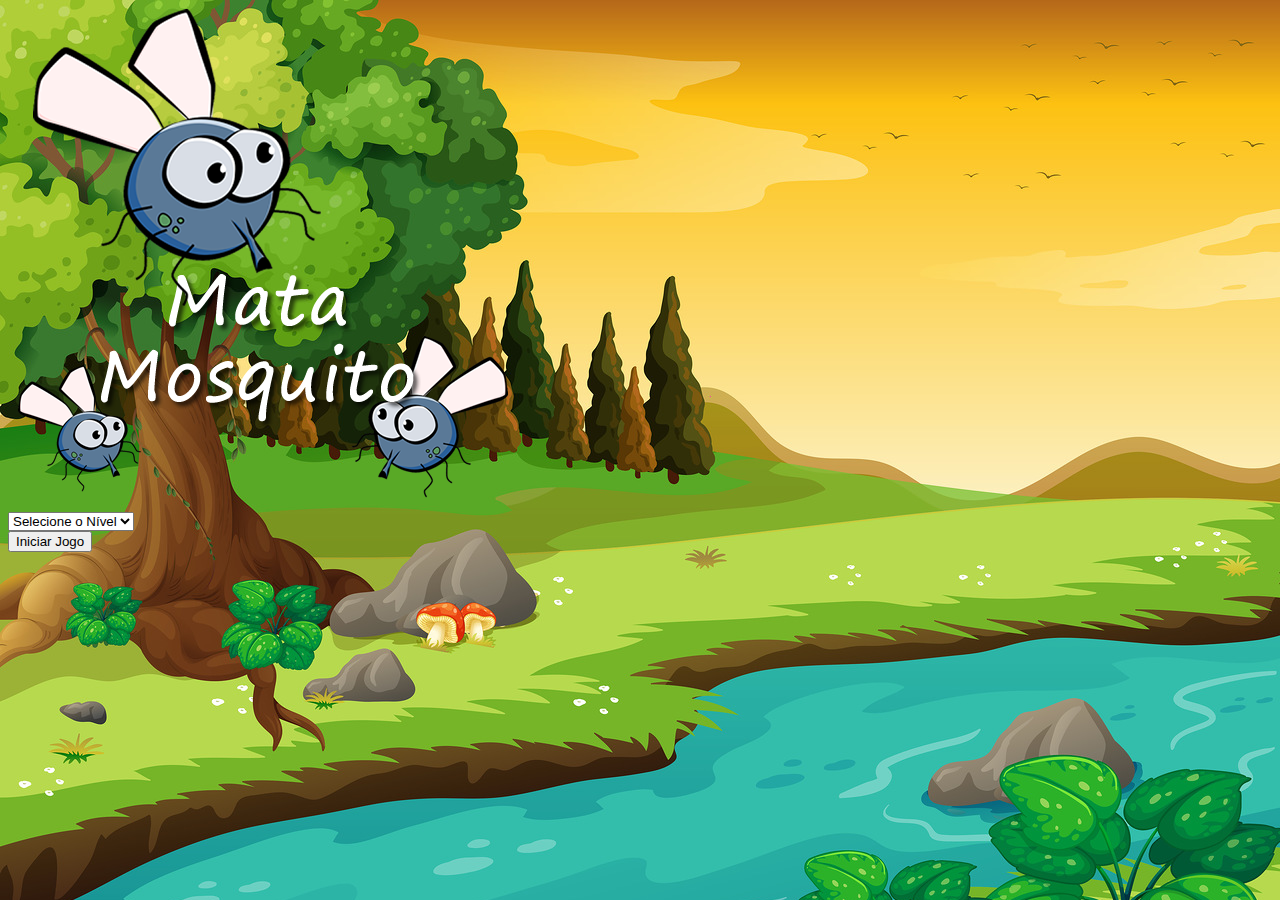
<file: index.html>
<!DOCTYPE html>
<html lang="pt-br">

<head>
    <meta charset="UTF-8">
    <meta http-equiv="X-UA-Compatible" content="IE=edge">
    <meta name="viewport" content="width=device-width, initial-scale=1.0">
    <title>Mata Mosquito</title>
    <link rel="icon" href="img/mosca.png">

    <!-- Bootstrap CSS -->
    <link rel="stylesheet" href="https://cdn.jsdelivr.net/npm/bootstrap@4.6.0/dist/css/bootstrap.min.css"
        integrity="sha384-B0vP5xmATw1+K9KRQjQERJvTumQW0nPEzvF6L/Z6nronJ3oUOFUFpCjEUQouq2+l" crossorigin="anonymous">

    <!-- CSS -->
    <link rel="stylesheet" href="css/style.css">

    <script>

        function iniciarJogo() {
            var nivel = document.getElementById('nivel').value

            if (nivel === '') {
                alert('Selecione um nível para iniciar o jogo')
                return false
            }

            window.location.href = 'jogo.html?' + nivel
        }

    </script>
</head>

<body>

    <div class="container">
        <div class="row">
            <div class="col">
                <div class="d-flex justify-content-center">
                    <img src="img/game.png">
                </div>
            </div>
        </div>

        <div class="row">
            <div class="col">
                <div class="d-flex justify-content-center">
                    <div class="mb-5">
                        <select class="form-control" id="nivel">
                            <option value="">Selecione o Nível</option>
                            <option value="facil">Fácil</option>
                            <option value="normal">Normal</option>
                            <option value="dificil">Difícil</option>
                        </select>
                    </div>
                </div>
            </div>
        </div>
    </div>

        <div class="row">
            <div class="col">
                <div class="d-flex justify-content-center">
                    <button type="button" class="btn btn-danger btn-lg" onclick="iniciarJogo()">Iniciar Jogo</button>
                </div>
            </div>
        </div>
    </div>

</body>

</html>
</file>
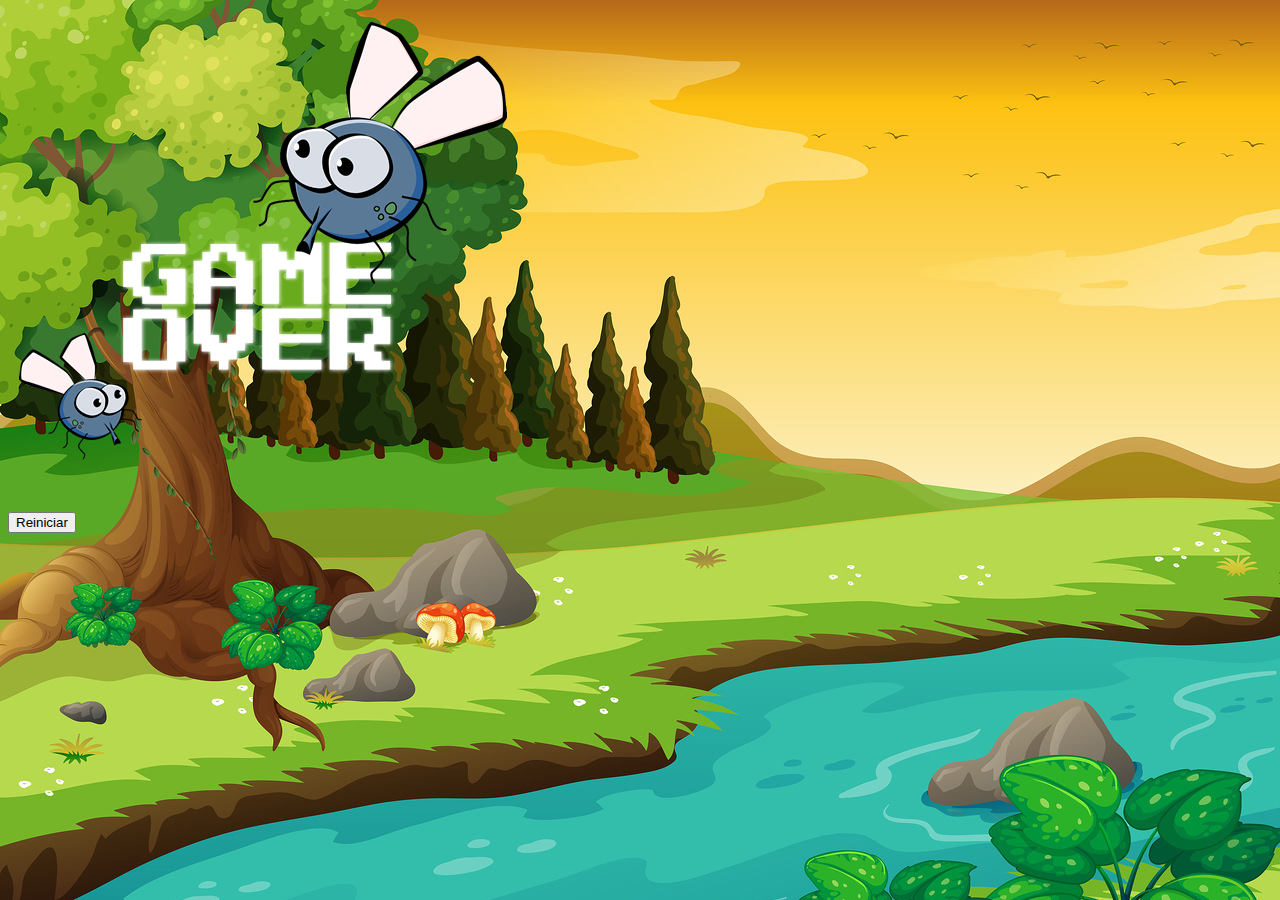
<file: fimDeJogo.html>
<!DOCTYPE html>
<html lang="pt-br">

<head>
    <meta charset="UTF-8">
    <meta http-equiv="X-UA-Compatible" content="IE=edge">
    <meta name="viewport" content="width=device-width, initial-scale=1.0">
    <title>Mata Mosquito</title>

    <!-- Bootstrap CSS -->
    <link rel="stylesheet" href="https://cdn.jsdelivr.net/npm/bootstrap@4.6.0/dist/css/bootstrap.min.css"
        integrity="sha384-B0vP5xmATw1+K9KRQjQERJvTumQW0nPEzvF6L/Z6nronJ3oUOFUFpCjEUQouq2+l" crossorigin="anonymous">

    <!-- CSS -->
    <link rel="stylesheet" href="css/style.css">
</head>

<body>

    <div class="container">
        <div class="row">
            <div class="col">
                <div class="d-flex justify-content-center">
                    <img src="img/game_over.png">
                </div>
            </div>
        </div>

        <div class="row">
            <div class="col">
                <div class="d-flex justify-content-center">
                    <button type="button" class="btn btn-danger btn-lg"
                        onclick="window.location.href = 'index.html' ">Reiniciar</button>
                </div>
            </div>
        </div>
    </div>

</body>

</html>
</file>
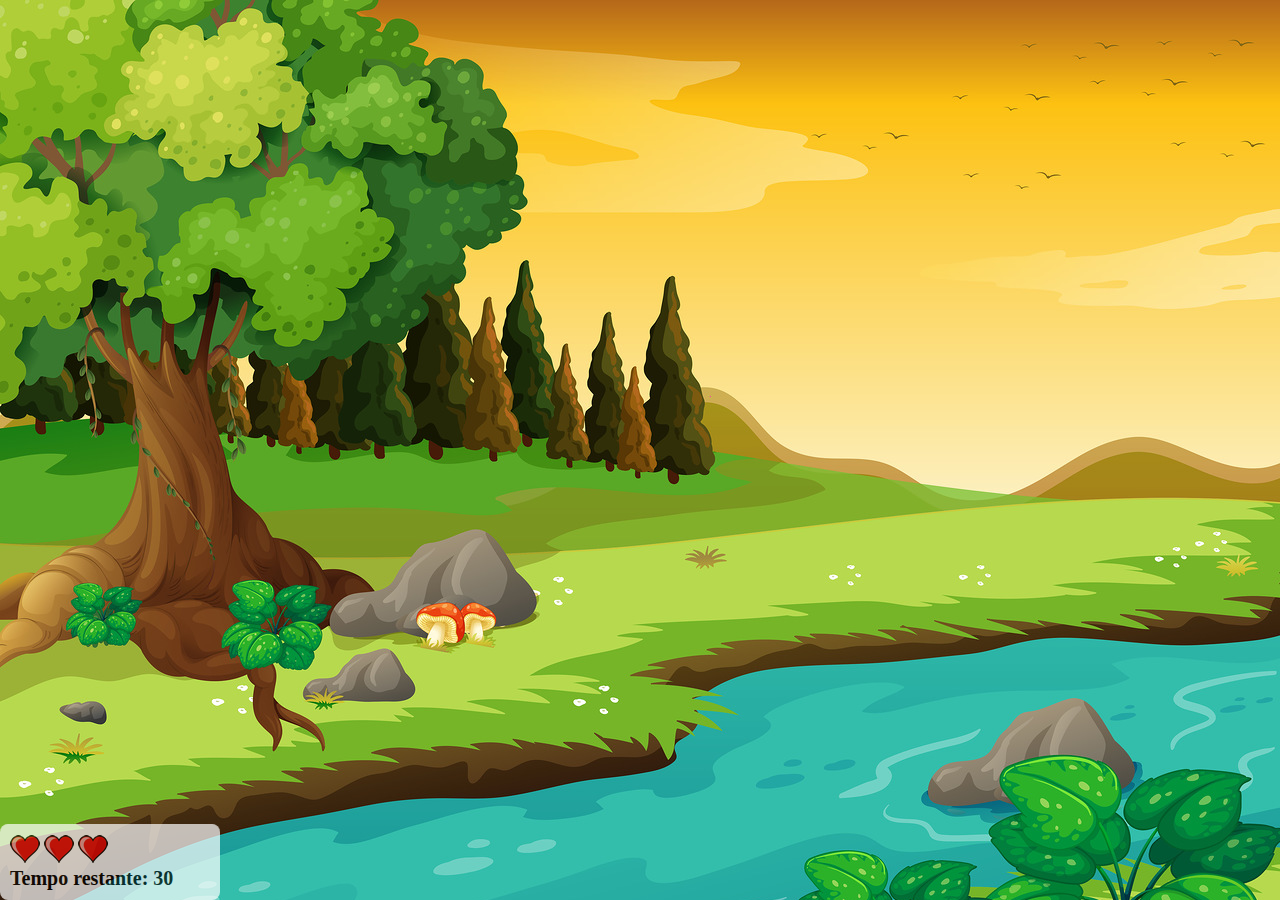
<file: jogo.html>
<!DOCTYPE html>
<html lang="pt-br">

<head>
    <!-- Meta tags Obrigatórias -->
    <meta charset="utf-8">
    <meta name="viewport" content="width=device-width, initial-scale=1, shrink-to-fit=no">

    <!-- CSS -->
    <link rel="stylesheet" href="css/style.css">

    <!-- Javascript -->
    <script src="js/main.js"></script>

    <title>Mata Mosquito</title>
</head>

<body onresize="ajustaTamanhoTela()">

    <div class="painel">
        <div class="vidas">
            <img id="vida1" src="img/coracao_cheio.png">
            <img id="vida2" src="img/coracao_cheio.png">
            <img id="vida3" src="img/coracao_cheio.png">
        </div>
        <div class="cronometro">
            Tempo restante: <span id="cronometro"></span>
        </div>
    </div>

    <script>
        document.getElementById('cronometro').innerHTML = tempo

        var criaMosca = setInterval(function () {
            posicaoRandomica()
        }, criaMoscaTempo)
    </script>
</body>

</html>
</file>
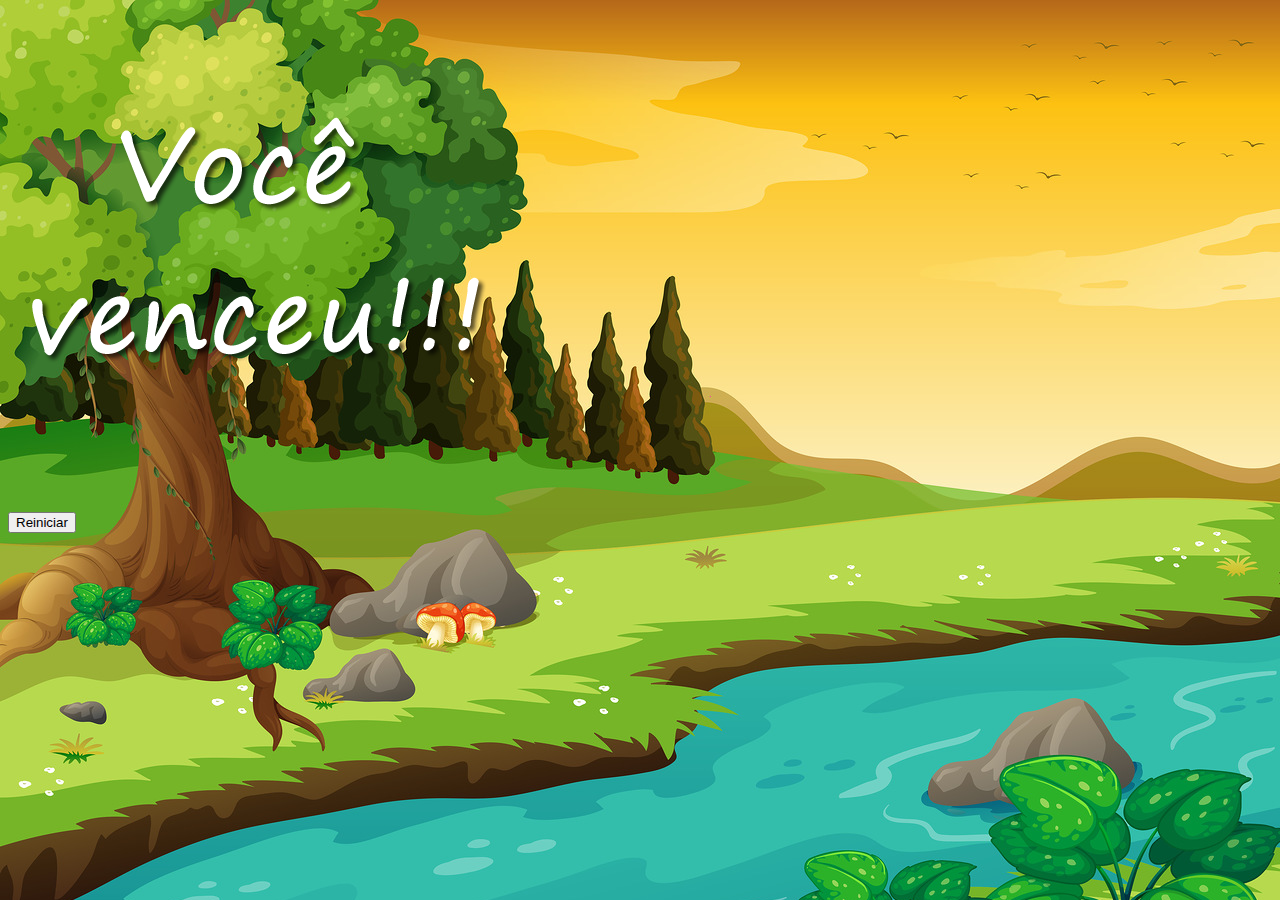
<file: vitoria.html>
<!DOCTYPE html>
<html lang="pt-br">

<head>
    <meta charset="UTF-8">
    <meta http-equiv="X-UA-Compatible" content="IE=edge">
    <meta name="viewport" content="width=device-width, initial-scale=1.0">
    <title>Mata Mosquito</title>

    <!-- Bootstrap CSS -->
    <link rel="stylesheet" href="https://cdn.jsdelivr.net/npm/bootstrap@4.6.0/dist/css/bootstrap.min.css"
        integrity="sha384-B0vP5xmATw1+K9KRQjQERJvTumQW0nPEzvF6L/Z6nronJ3oUOFUFpCjEUQouq2+l" crossorigin="anonymous">

    <!-- CSS -->
    <link rel="stylesheet" href="css/style.css">
</head>

<body>

    <div class="container">
        <div class="row">
            <div class="col">
                <div class="d-flex justify-content-center">
                    <img src="img/vitoria.png">
                </div>
            </div>
        </div>

        <div class="row">
            <div class="col">
                <div class="d-flex justify-content-center">
                    <button type="button" class="btn btn-danger btn-lg"
                        onclick="window.location.href = 'index.html' ">Reiniciar</button>
                </div>
            </div>
        </div>
    </div>

</body>

</html>
</file>
<file: css/style.css>
/* TAMANHO DA MOSCA */
.mosca1 {
  width: 65px;
  height: 65px;
}

.mosca2 {
  width: 80px;
  height: 80px;
}

.mosca3 {
  width: 100px;
  height: 100px;
}

/* LADO DA MOSCA */

.ladoA {
  transform: scaleX(1);
}

.ladoB {
  transform: scaleX(-1);
}

/* CENÁRIO */
body {
  background: url(../img/bg.jpg) no-repeat;
  background-size: cover;
}

.painel {
  position: absolute;
  width: 200px;
  padding: 10px;
  left: 0px;
  bottom: 0px;
  border-top: 1px solid white;
  border-radius: 8px;
  background-color: white;
  opacity: 0.7;
}

.vidas {
  float: left;
}

.cronometro {
  float: left;
  font-size: 20px;
  font-weight: bold;
}

html {
    cursor: url(../img/mata_mosca.png) 0 0, auto;
}
</file>
